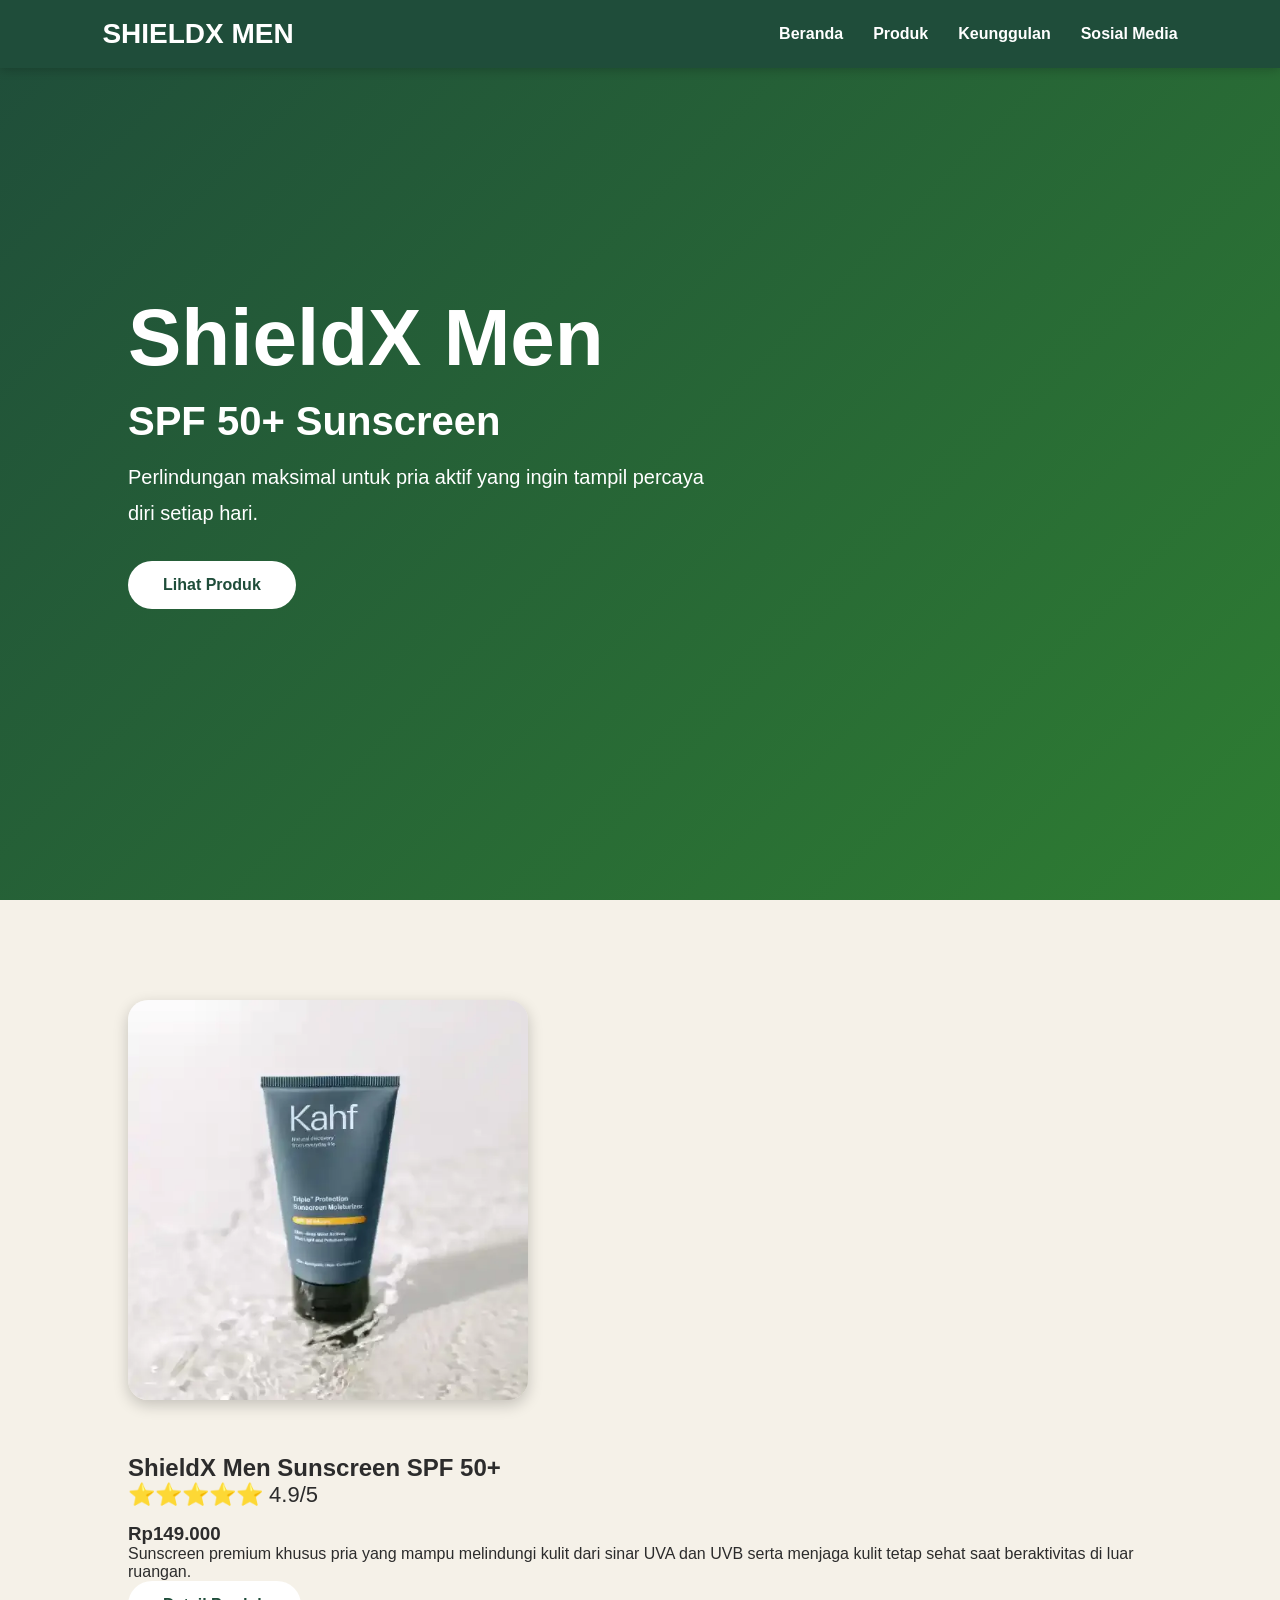
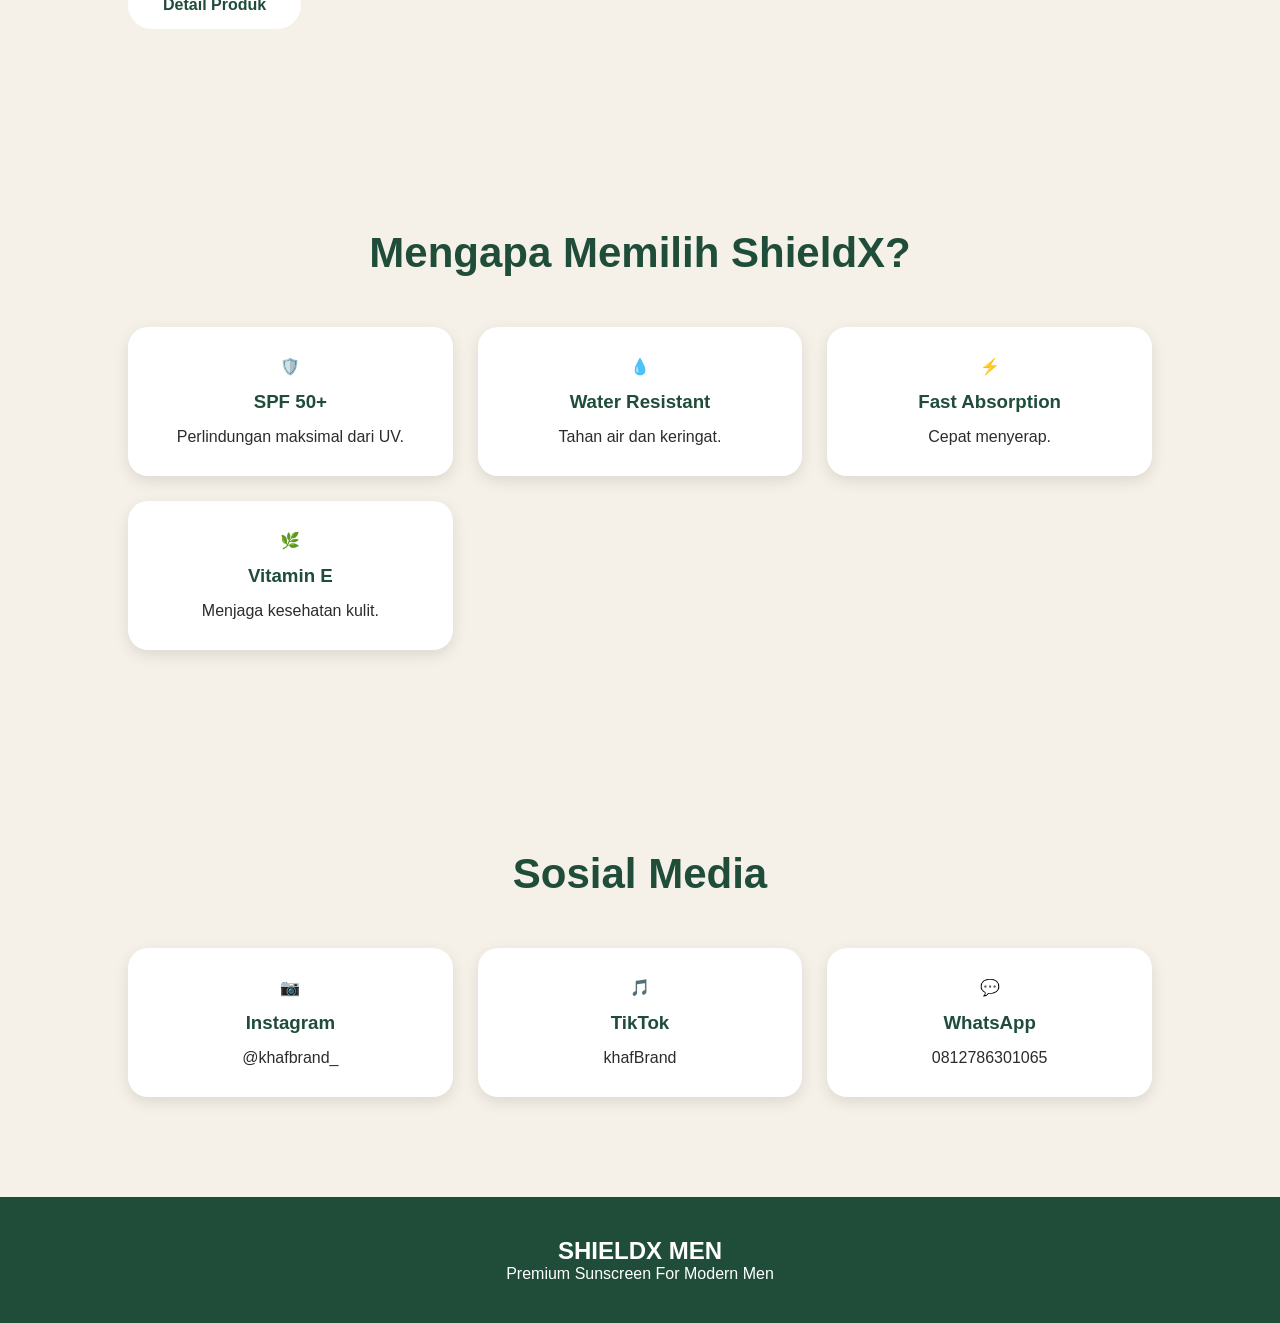
<file: index.html>
<!DOCTYPE html>
<html lang="id">
<head>
<meta charset="UTF-8">
<meta name="viewport" content="width=device-width, initial-scale=1.0">
<title>ShieldX Men</title>
<link rel="stylesheet" href="style.css">
</head>

<body>

<nav>
<div class="logo">SHIELDX MEN</div>

<ul>
<li><a href="#home">Beranda</a></li>
<li><a href="#produk">Produk</a></li>
<li><a href="#keunggulan">Keunggulan</a></li>
<li><a href="#sosial">Sosial Media</a></li>
</ul>
</nav>

<section class="hero" id="home">

<div class="hero-text">

<h1>
ShieldX Men
</h1>

<h2>
SPF 50+ Sunscreen
</h2>

<p>
Perlindungan maksimal untuk pria aktif
yang ingin tampil percaya diri setiap hari.
</p>

<a href="#produk" class="btn">
Lihat Produk
</a>

</div>

</section>

<section id="produk">

<div class="produk">

<div class="produk-gambar">

<img src="khaffff.webp" alt="Produk ShieldX Men">

</div>

<div class="produk-info">

<h2>
ShieldX Men Sunscreen SPF 50+
</h2>

<div class="rating">
⭐⭐⭐⭐⭐ 4.9/5
</div>

<h3>
Rp149.000
</h3>

<p>
Sunscreen premium khusus pria yang mampu
melindungi kulit dari sinar UVA dan UVB
serta menjaga kulit tetap sehat saat
beraktivitas di luar ruangan.
</p>

<a href="produk.html" class="btn">
Detail Produk
</a>

</div>

</div>

</section>

<section id="keunggulan">

<h1 class="judul">
Mengapa Memilih ShieldX?
</h1>

<div class="grid">

<div class="card">
🛡️
<h3>SPF 50+</h3>
<p>Perlindungan maksimal dari UV.</p>
</div>

<div class="card">
💧
<h3>Water Resistant</h3>
<p>Tahan air dan keringat.</p>
</div>

<div class="card">
⚡
<h3>Fast Absorption</h3>
<p>Cepat menyerap.</p>
</div>

<div class="card">
🌿
<h3>Vitamin E</h3>
<p>Menjaga kesehatan kulit.</p>
</div>

</div>

</section>

<section id="sosial">

<h1 class="judul">
Sosial Media
</h1>

<div class="grid">

<div class="card">
📷
<h3>Instagram</h3>
<p>@khafbrand_</p>
</div>

<div class="card">
🎵
<h3>TikTok</h3>
<p>khafBrand</p>
</div>

<div class="card">
💬
<h3>WhatsApp</h3>
<p>0812786301065</p>
</div>

</div>

</section>

<footer>

<h2>SHIELDX MEN</h2>

<p>Premium Sunscreen For Modern Men</p>

</footer>

</body>
</html>
</file>
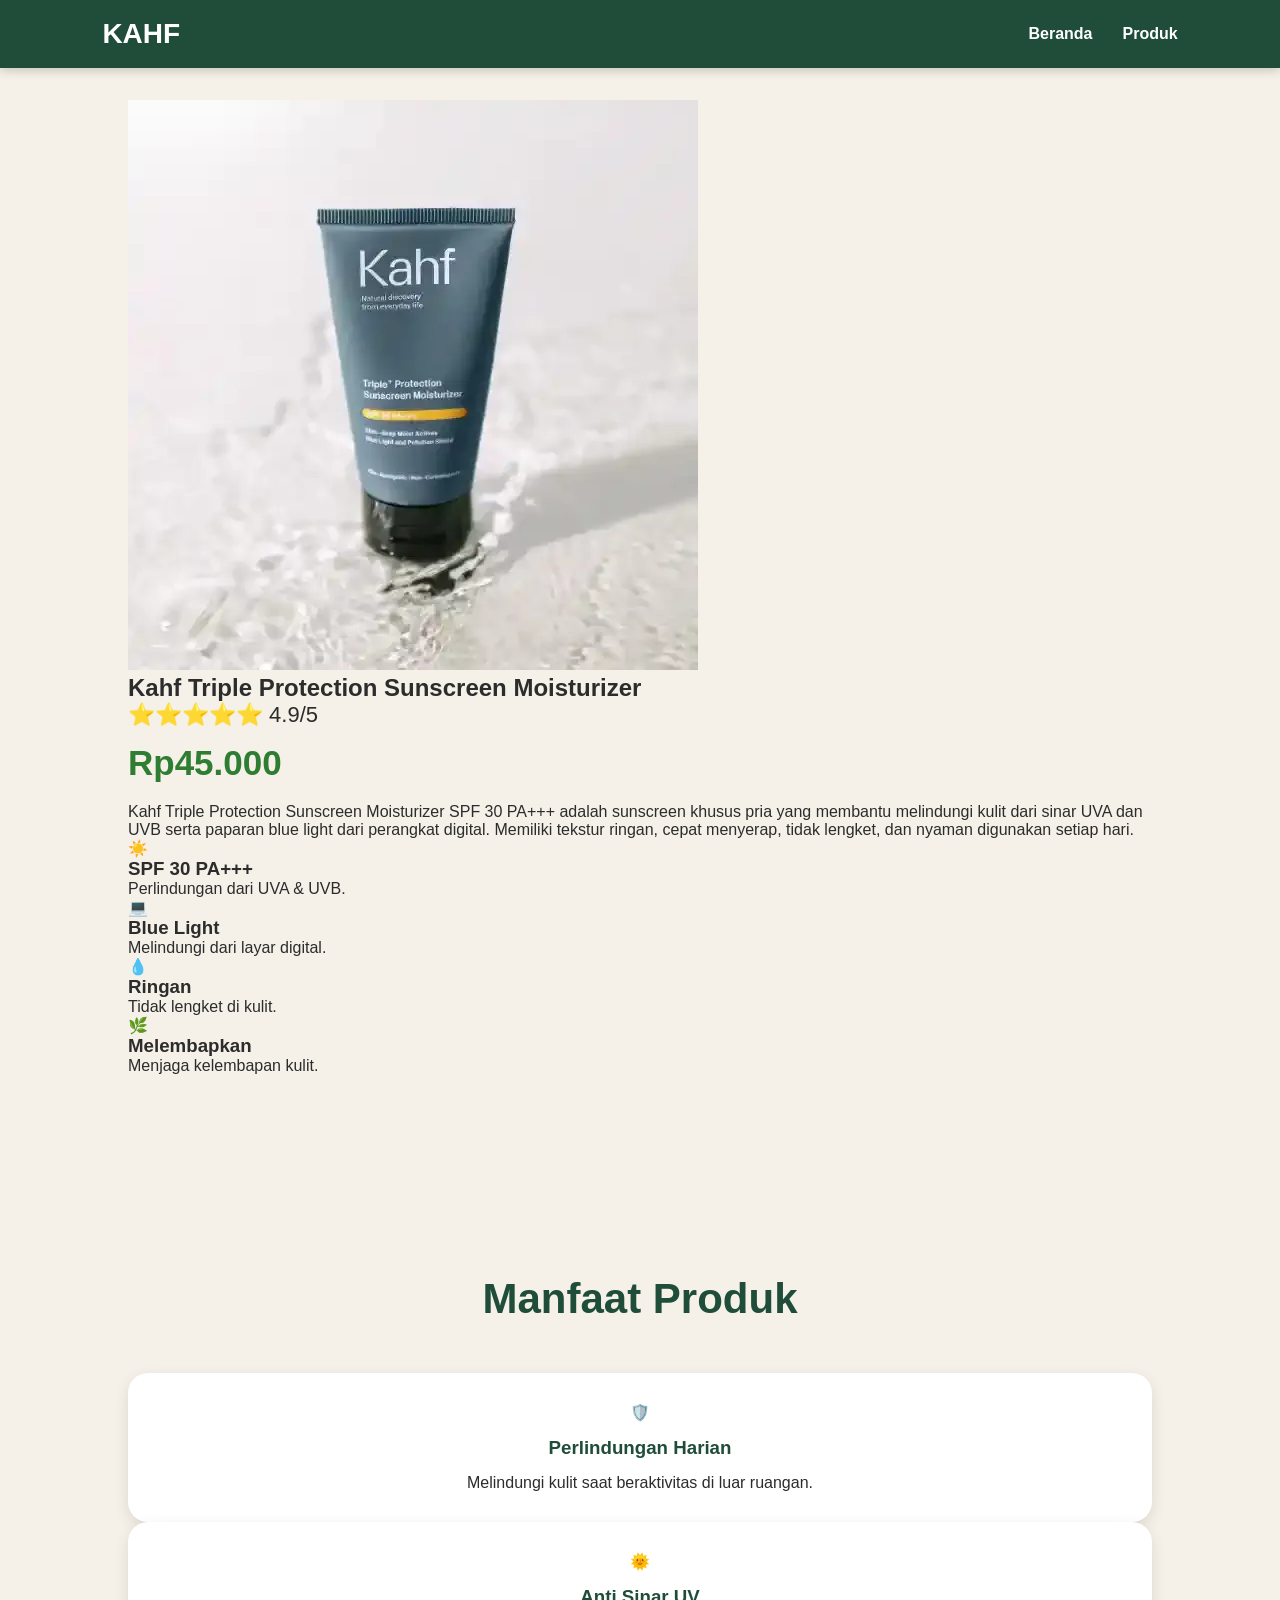
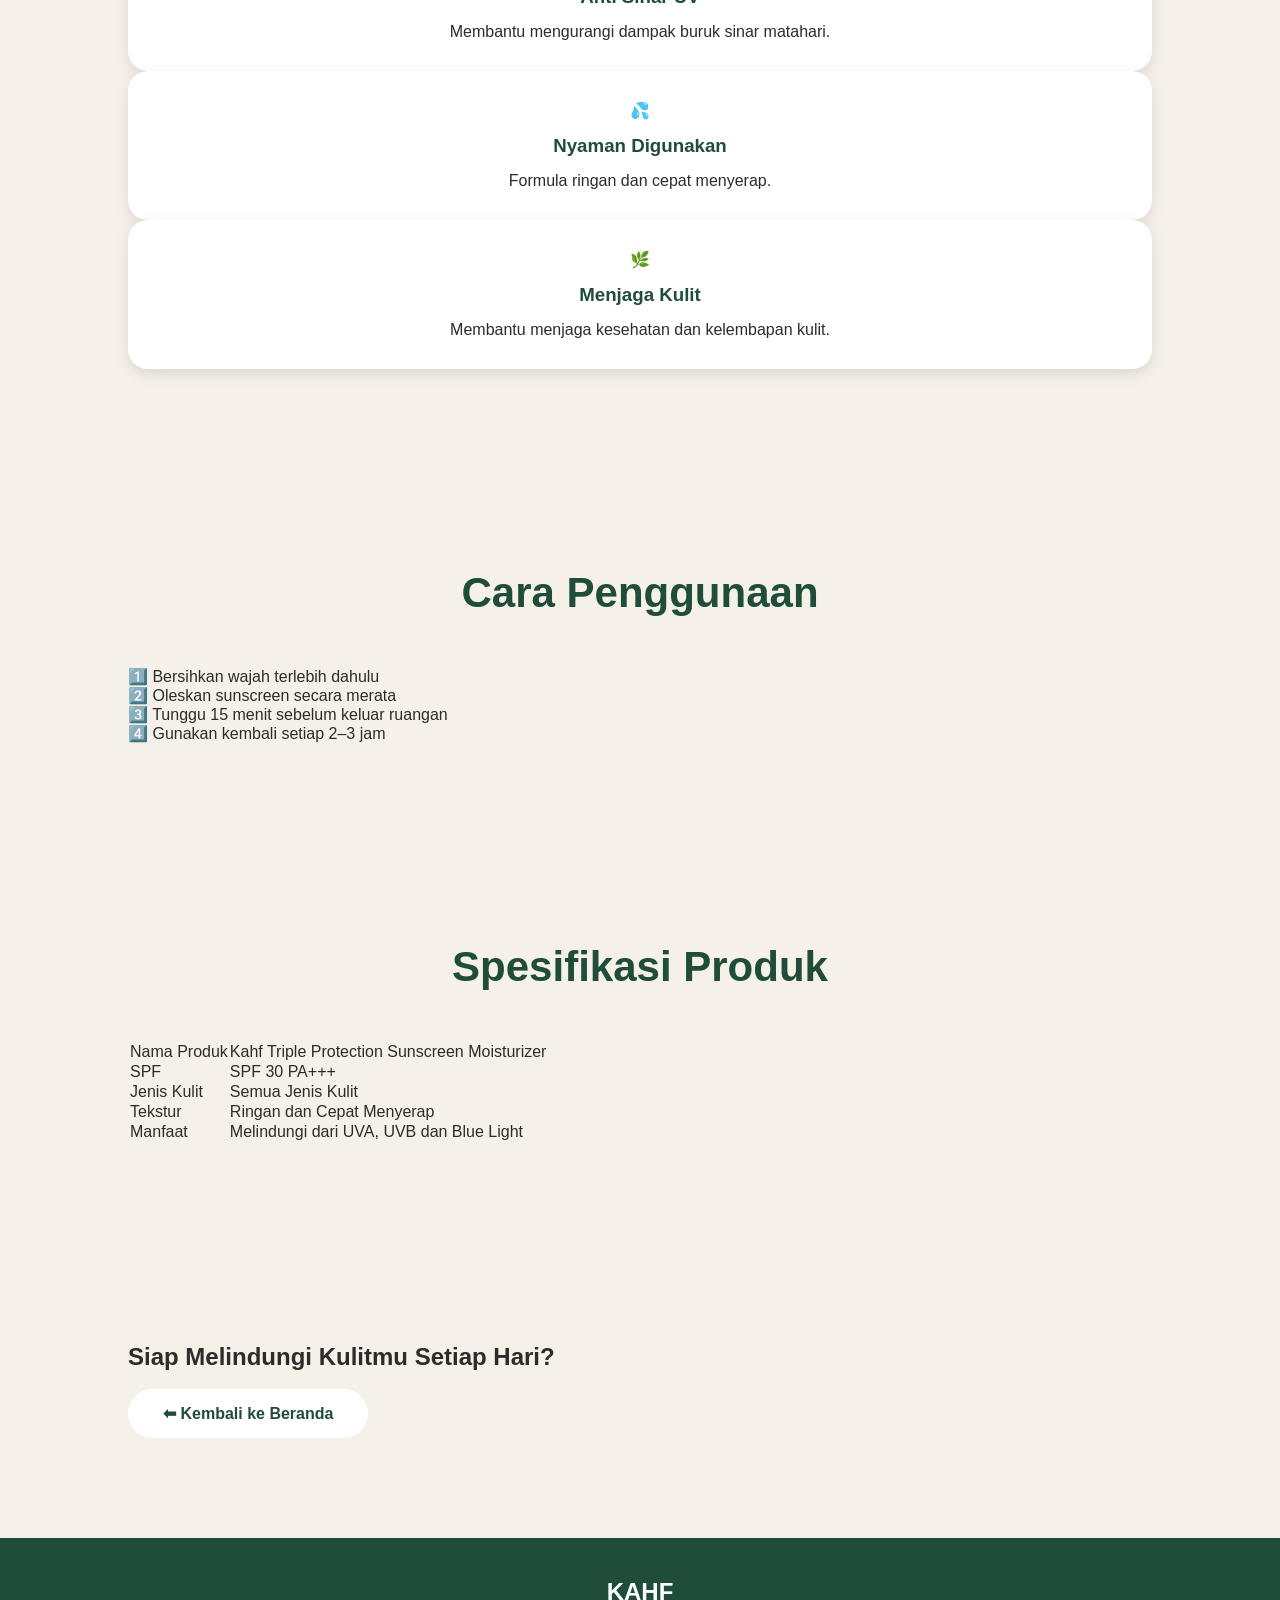
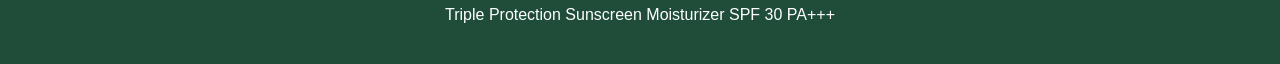
<file: produk.html>
<!DOCTYPE html>
<html lang="id">
<head>
<meta charset="UTF-8">
<meta name="viewport" content="width=device-width, initial-scale=1.0">
<title>Detail Produk Kahf</title>
<link rel="stylesheet" href="style.css">
</head>

<body>

<nav>

<div class="logo">
KAHF
</div>

<ul>
<li><a href="index.html">Beranda</a></li>
<li><a href="#detail">Produk</a></li>
</ul>

</nav>

<section id="detail" class="detail-page">

<div class="detail-container">

<div class="detail-image">

<img id="gambar" src="khaffff.webp" alt="Kahf Sunscreen">

</div>

<div class="detail-info">

<h1>
Kahf Triple Protection Sunscreen Moisturizer
</h1>

<div class="rating">
⭐⭐⭐⭐⭐ 4.9/5
</div>

<h2 class="harga">
Rp45.000
</h2>

<p class="deskripsi">
Kahf Triple Protection Sunscreen Moisturizer SPF 30 PA+++ adalah sunscreen
khusus pria yang membantu melindungi kulit dari sinar UVA dan UVB serta
paparan blue light dari perangkat digital. Memiliki tekstur ringan,
cepat menyerap, tidak lengket, dan nyaman digunakan setiap hari.
</p>

<div class="fitur-grid">

<div class="fitur-card">
☀️
<h3>SPF 30 PA+++</h3>
<p>Perlindungan dari UVA & UVB.</p>
</div>

<div class="fitur-card">
💻
<h3>Blue Light</h3>
<p>Melindungi dari layar digital.</p>
</div>

<div class="fitur-card">
💧
<h3>Ringan</h3>
<p>Tidak lengket di kulit.</p>
</div>

<div class="fitur-card">
🌿
<h3>Melembapkan</h3>
<p>Menjaga kelembapan kulit.</p>
</div>

</div>

</div>

</div>

</section>

<section class="manfaat">

<h1 class="judul">
Manfaat Produk
</h1>

<div class="manfaat-grid">

<div class="card">
🛡️
<h3>Perlindungan Harian</h3>
<p>Melindungi kulit saat beraktivitas di luar ruangan.</p>
</div>

<div class="card">
🌞
<h3>Anti Sinar UV</h3>
<p>Membantu mengurangi dampak buruk sinar matahari.</p>
</div>

<div class="card">
💦
<h3>Nyaman Digunakan</h3>
<p>Formula ringan dan cepat menyerap.</p>
</div>

<div class="card">
🌿
<h3>Menjaga Kulit</h3>
<p>Membantu menjaga kesehatan dan kelembapan kulit.</p>
</div>

</div>

</section>

<section class="cara-pakai">

<h1 class="judul">
Cara Penggunaan
</h1>

<div class="langkah">

<div class="step">
1️⃣ Bersihkan wajah terlebih dahulu
</div>

<div class="step">
2️⃣ Oleskan sunscreen secara merata
</div>

<div class="step">
3️⃣ Tunggu 15 menit sebelum keluar ruangan
</div>

<div class="step">
4️⃣ Gunakan kembali setiap 2–3 jam
</div>

</div>

</section>

<section class="spesifikasi">

<h1 class="judul">
Spesifikasi Produk
</h1>

<table>

<tr>
<td>Nama Produk</td>
<td>Kahf Triple Protection Sunscreen Moisturizer</td>
</tr>

<tr>
<td>SPF</td>
<td>SPF 30 PA+++</td>
</tr>

<tr>
<td>Jenis Kulit</td>
<td>Semua Jenis Kulit</td>
</tr>

<tr>
<td>Tekstur</td>
<td>Ringan dan Cepat Menyerap</td>
</tr>

<tr>
<td>Manfaat</td>
<td>Melindungi dari UVA, UVB dan Blue Light</td>
</tr>

</table>

</section>

<section class="cta">

<h2>
Siap Melindungi Kulitmu Setiap Hari?
</h2>

<br>

<a href="index.html" class="btn">
⬅ Kembali ke Beranda
</a>

</section>

<footer>

<h2>KAHF</h2>

<p>
Triple Protection Sunscreen Moisturizer SPF 30 PA+++
</p>

</footer>

</body>
</html>
</file>
<file: style.css>
*{
margin:0;
padding:0;
box-sizing:border-box;
font-family:'Segoe UI',sans-serif;
scroll-behavior:smooth;
}

body{
background:#F5F1E8;
color:#2C2C2C;
}

nav{
position:fixed;
top:0;
width:100%;
background:#1F4D3A;
padding:18px 8%;
display:flex;
justify-content:space-between;
align-items:center;
z-index:1000;
box-shadow:0 2px 10px rgba(0,0,0,.2);
}

.logo{
font-size:28px;
font-weight:bold;
color:white;
}

nav ul{
display:flex;
list-style:none;
gap:30px;
}

nav a{
text-decoration:none;
color:white;
font-weight:600;
}

.hero{
height:100vh;
background:linear-gradient(135deg,#1F4D3A,#2E7D32);
display:flex;
justify-content:space-between;
align-items:center;
padding:0 10%;
color:white;
flex-wrap:wrap;
}

.hero-text{
max-width:600px;
}

.hero-text h1{
font-size:80px;
}

.hero-text h2{
font-size:40px;
margin:15px 0;
}

.hero-text p{
font-size:20px;
line-height:1.8;
margin-bottom:30px;
}

.btn{
display:inline-block;
padding:15px 35px;
background:white;
color:#1F4D3A;
text-decoration:none;
border-radius:40px;
font-weight:bold;
}

.hero img{
width:380px;
max-width:100%;
}

section{
padding:100px 10%;
}

.judul{
text-align:center;
font-size:42px;
margin-bottom:50px;
color:#1F4D3A;
}

.produk{
display:flex;
gap:50px;
align-items:center;
flex-wrap:wrap;
}

.produk img{
width:400px;
max-width:100%;
border-radius:20px;
box-shadow:0 5px 15px rgba(0,0,0,.2);
}

.info{
flex:1;
}

.badge{
background:#2E7D32;
color:white;
padding:10px 20px;
border-radius:30px;
display:inline-block;
margin-bottom:20px;
}

.info h2{
font-size:42px;
color:#1F4D3A;
margin-bottom:15px;
}

.rating{
font-size:22px;
margin-bottom:15px;
}

.harga{
font-size:35px;
font-weight:bold;
color:#2E7D32;
margin-bottom:20px;
}

.grid{
display:grid;
grid-template-columns:repeat(auto-fit,minmax(250px,1fr));
gap:25px;
}

.card{
background:white;
padding:30px;
border-radius:20px;
text-align:center;
box-shadow:0 5px 15px rgba(0,0,0,.1);
}

.card h3{
margin:15px 0;
color:#1F4D3A;
}

footer{
background:#1F4D3A;
color:white;
text-align:center;
padding:40px;
}

@media(max-width:768px){

.hero{
justify-content:center;
text-align:center;
padding-top:100px;
}

.hero-text h1{
font-size:50px;
}

.hero-text h2{
font-size:28px;
}

.produk{
justify-content:center;
text-align:center;
}

}
</file>
